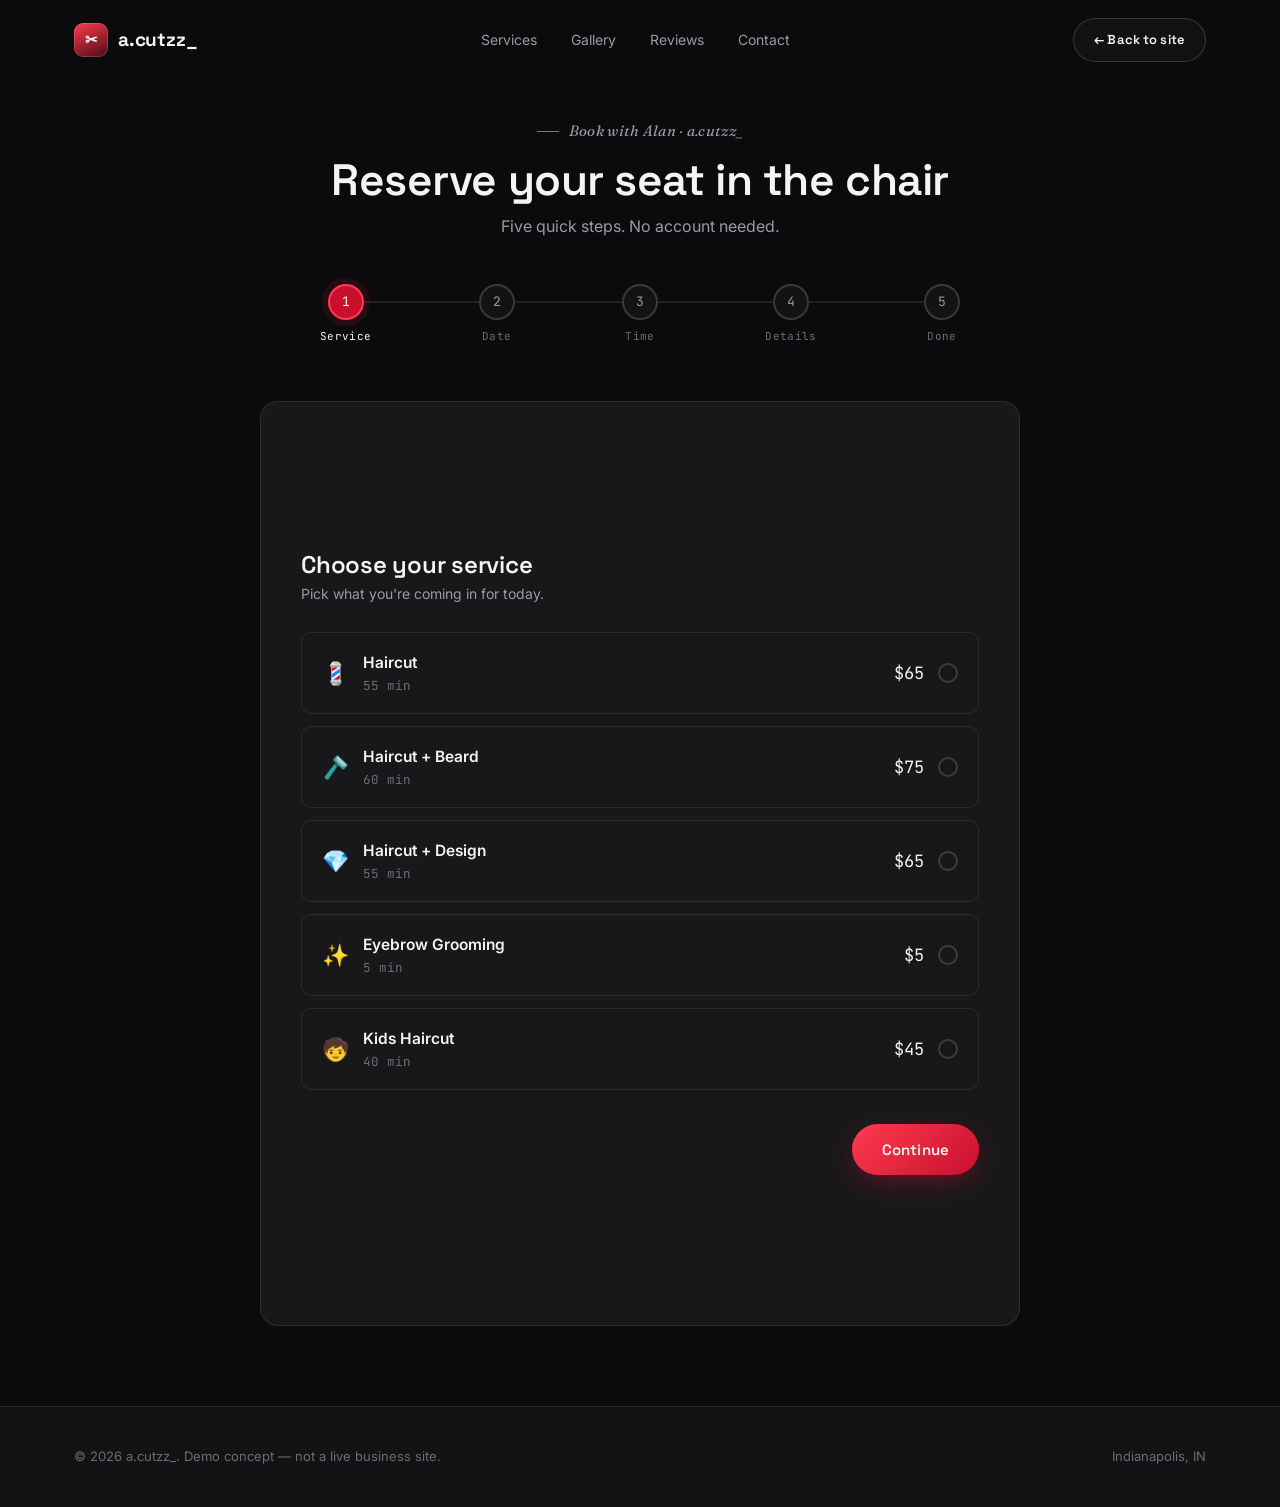
<file: booking.html>
<!DOCTYPE html>
<html lang="en">
<head>
<meta charset="UTF-8">
<meta name="viewport" content="width=device-width, initial-scale=1.0">
<title>Book an Appointment | a.cutzz_</title>
<meta name="description" content="Book your appointment with Alan at a.cutzz_ in Indianapolis, IN — choose your service, date, and time in under a minute.">
<link rel="icon" href="data:image/svg+xml,<svg xmlns=%22http://www.w3.org/2000/svg%22 viewBox=%220 0 100 100%22><rect width=%22100%22 height=%22100%22 rx=%2224%22 fill=%22%23c8102e%22/><text x=%2250%25%22 y=%2262%25%22 font-size=%2255%22 text-anchor=%22middle%22 fill=%22white%22 font-family=%22sans-serif%22>a</text></svg>">
<link rel="stylesheet" href="style.css">
<link rel="stylesheet" href="booking.css">
</head>
<body>

<div class="page-loader" id="pageLoader">
  <div class="loader-mark"><span class="brand-mark">✂</span> a.cutzz_</div>
</div>

<header class="navbar scrolled" id="navbar">
  <div class="container nav-inner">
    <a href="index.html" class="brand">
      <span class="brand-mark">✂</span> a.cutzz_
    </a>
    <nav class="nav-links">
      <a href="index.html#services">Services</a>
      <a href="index.html#gallery">Gallery</a>
      <a href="index.html#reviews">Reviews</a>
      <a href="index.html#contact">Contact</a>
    </nav>
    <div class="nav-cta">
      <a href="index.html" class="btn btn-ghost btn-sm">← Back to site</a>
      <button class="nav-toggle" id="navToggle" aria-label="Open menu" aria-expanded="false">
        <span></span><span></span><span></span>
      </button>
    </div>
  </div>
</header>

<div class="mobile-menu" id="mobileMenu">
  <a href="index.html#services">Services</a>
  <a href="index.html#gallery">Gallery</a>
  <a href="index.html#reviews">Reviews</a>
  <a href="index.html#contact">Contact</a>
  <a href="index.html" class="btn btn-primary">← Back to site</a>
</div>

<main class="booking-page">
  <div class="container">
    <div class="booking-head">
      <p class="eyebrow">Book with Alan · a.cutzz_</p>
      <h1>Reserve your seat in the chair</h1>
      <p>Five quick steps. No account needed.</p>
    </div>

    <div class="stepper" id="stepper" style="--progress:0%">
      <div class="step-dot active" data-step="1"><div class="circle">1</div><span class="label">Service</span></div>
      <div class="step-dot" data-step="2"><div class="circle">2</div><span class="label">Date</span></div>
      <div class="step-dot" data-step="3"><div class="circle">3</div><span class="label">Time</span></div>
      <div class="step-dot" data-step="4"><div class="circle">4</div><span class="label">Details</span></div>
      <div class="step-dot" data-step="5"><div class="circle">5</div><span class="label">Done</span></div>
    </div>

    <div class="booking-card">

      <!-- STEP 1 : SERVICE -->
      <section class="step-panel active" data-panel="1">
        <h2>Choose your service</h2>
        <p class="hint">Pick what you're coming in for today.</p>
        <div class="select-services" id="serviceList">
          <div class="select-card" data-service="haircut" data-price="65" data-duration="55 min" data-name="Haircut">
            <div class="select-card-left">
              <span class="select-card-icon">💈</span>
              <div><div class="select-card-title">Haircut</div><div class="select-card-sub">55 min</div></div>
            </div>
            <div style="display:flex;align-items:center;gap:14px">
              <span class="select-card-price">$65</span>
              <span class="select-radio"></span>
            </div>
          </div>
          <div class="select-card" data-service="haircut-beard" data-price="75" data-duration="60 min" data-name="Haircut + Beard">
            <div class="select-card-left">
              <span class="select-card-icon">🪒</span>
              <div><div class="select-card-title">Haircut + Beard</div><div class="select-card-sub">60 min</div></div>
            </div>
            <div style="display:flex;align-items:center;gap:14px">
              <span class="select-card-price">$75</span>
              <span class="select-radio"></span>
            </div>
          </div>
          <div class="select-card" data-service="haircut-design" data-price="65" data-duration="55 min" data-name="Haircut + Design">
            <div class="select-card-left">
              <span class="select-card-icon">💎</span>
              <div><div class="select-card-title">Haircut + Design</div><div class="select-card-sub">55 min</div></div>
            </div>
            <div style="display:flex;align-items:center;gap:14px">
              <span class="select-card-price">$65</span>
              <span class="select-radio"></span>
            </div>
          </div>
          <div class="select-card" data-service="eyebrows" data-price="5" data-duration="5 min" data-name="Eyebrow Grooming">
            <div class="select-card-left">
              <span class="select-card-icon">✨</span>
              <div><div class="select-card-title">Eyebrow Grooming</div><div class="select-card-sub">5 min</div></div>
            </div>
            <div style="display:flex;align-items:center;gap:14px">
              <span class="select-card-price">$5</span>
              <span class="select-radio"></span>
            </div>
          </div>
          <div class="select-card" data-service="kids" data-price="45" data-duration="40 min" data-name="Kids Haircut">
            <div class="select-card-left">
              <span class="select-card-icon">🧒</span>
              <div><div class="select-card-title">Kids Haircut</div><div class="select-card-sub">40 min</div></div>
            </div>
            <div style="display:flex;align-items:center;gap:14px">
              <span class="select-card-price">$45</span>
              <span class="select-radio"></span>
            </div>
          </div>
        </div>
        <div class="step-actions">
          <span></span>
          <button class="btn btn-primary" id="next1">Continue</button>
        </div>
      </section>

      <!-- STEP 2 : DATE -->
      <section class="step-panel" data-panel="2">
        <h2>Choose a date</h2>
        <p class="hint">Pick any available day — Alan's calendar updates in real time.</p>
        <div class="calendar">
          <div class="calendar-head">
            <button class="cal-nav" id="calPrev" aria-label="Previous month">←</button>
            <h3 id="calMonthLabel">Month Year</h3>
            <button class="cal-nav" id="calNext" aria-label="Next month">→</button>
          </div>
          <div class="cal-grid" id="calGrid"></div>
        </div>
        <div class="step-actions">
          <button class="btn btn-ghost" id="back2">Back</button>
          <button class="btn btn-primary" id="next2">Continue</button>
        </div>
      </section>

      <!-- STEP 3 : TIME -->
      <section class="step-panel" data-panel="3">
        <h2>Choose a time</h2>
        <p class="hint" id="timeHint">Available slots for your selected date.</p>
        <div class="time-grid" id="timeGrid"></div>
        <div class="step-actions">
          <button class="btn btn-ghost" id="back3">Back</button>
          <button class="btn btn-primary" id="next3">Continue</button>
        </div>
      </section>

      <!-- STEP 4 : CUSTOMER INFO -->
      <section class="step-panel" data-panel="4">
        <h2>Your details</h2>
        <p class="hint">So Alan knows who's coming in.</p>
        <div class="form-grid">
          <div class="form-field full">
            <label for="custName">Full name</label>
            <input type="text" id="custName" placeholder="Jordan Smith" autocomplete="name">
            <span class="field-error" id="errName"></span>
          </div>
          <div class="form-field">
            <label for="custPhone">Phone number</label>
            <input type="tel" id="custPhone" placeholder="(317) 555-0142" autocomplete="tel">
            <span class="field-error" id="errPhone"></span>
          </div>
          <div class="form-field">
            <label for="custEmail">Email</label>
            <input type="email" id="custEmail" placeholder="jordan@email.com" autocomplete="email">
            <span class="field-error" id="errEmail"></span>
          </div>
          <div class="form-field full">
            <label for="custInsta">Instagram <span class="opt">(optional)</span></label>
            <input type="text" id="custInsta" placeholder="@jordan.smith">
          </div>
        </div>

        <div class="summary" id="summaryBox"></div>

        <div class="step-actions">
          <button class="btn btn-ghost" id="back4">Back</button>
          <button class="btn btn-primary" id="next4">Confirm Booking</button>
        </div>
      </section>

      <!-- STEP 5 : CONFIRMATION -->
      <section class="step-panel" data-panel="5">
        <div class="confirm-wrap">
          <div class="confirm-check">
            <svg viewBox="0 0 52 52">
              <circle cx="26" cy="26" r="23"></circle>
              <path d="M15 27 L23 35 L38 18"></path>
            </svg>
          </div>
          <h2>You're booked, <span id="confirmName">friend</span>.</h2>
          <p>A confirmation has been sent. See you at the chair.</p>
          <div class="confirm-code" id="confirmCode">A.CUTZZ-000000</div>
          <div class="summary" id="finalSummaryBox"></div>
          <div class="confirm-actions" style="margin-top:26px">
            <a href="index.html" class="btn btn-ghost">Back to home</a>
            <button class="btn btn-primary" id="bookAnother">Book another</button>
          </div>
        </div>
      </section>

    </div>
  </div>
</main>

<footer style="padding:40px 0;">
  <div class="container footer-bottom" style="border-top:none;padding-top:0;">
    <span>© 2026 a.cutzz_. Demo concept — not a live business site.</span>
    <span>Indianapolis, IN</span>
  </div>
</footer>

<script src="main.js"></script>
<script src="booking.js"></script>
</body>
</html>
</file>
<file: style.css>
/* ==========================================================================
   a.cutzz_ — premium barber demo
   ========================================================================== */

@import url('https://fonts.googleapis.com/css2?family=Space+Grotesk:wght@400;500;600;700&family=Fraunces:ital,wght@1,400;1,500&family=Inter:wght@400;500;600&family=JetBrains+Mono:wght@400;500&display=swap');

:root{
  --black: #0b0b0d;
  --black-soft: #131315;
  --card: #18181b;
  --card-hover: #1e1e22;
  --line: rgba(255,255,255,.09);
  --line-strong: rgba(255,255,255,.16);
  --white: #f6f4f1;
  --muted: #9a9aa0;
  --muted-dim: #6c6c72;
  --red: #c8102e;
  --red-bright: #ff3b4e;
  --red-dim: #4a0d17;

  --font-display: 'Space Grotesk', sans-serif;
  --font-accent: 'Fraunces', serif;
  --font-body: 'Inter', sans-serif;
  --font-mono: 'JetBrains Mono', monospace;

  --container: 1180px;
  --radius: 18px;
  --radius-sm: 10px;
  --ease: cubic-bezier(.22,.9,.32,1);
}

@media (prefers-reduced-motion: reduce){
  *, *::before, *::after{
    animation-duration: .001ms !important;
    animation-iteration-count: 1 !important;
    transition-duration: .001ms !important;
    scroll-behavior: auto !important;
  }
}

*{ box-sizing: border-box; margin:0; padding:0; }
html{ scroll-behavior: smooth; }
html, body{ background: var(--black); }

body{
  font-family: var(--font-body);
  color: var(--white);
  line-height: 1.5;
  -webkit-font-smoothing: antialiased;
  overflow-x: hidden;
}

img{ max-width:100%; display:block; }
a{ color:inherit; text-decoration:none; }
button{ font-family: inherit; cursor:pointer; border:none; background:none; color:inherit; }
ul{ list-style:none; }

::selection{ background: var(--red); color: var(--white); }

:focus-visible{
  outline: 2px solid var(--red-bright);
  outline-offset: 3px;
  border-radius: 4px;
}

.container{
  max-width: var(--container);
  margin: 0 auto;
  padding: 0 24px;
}

.eyebrow{
  font-family: var(--font-accent);
  font-style: italic;
  font-size: 15px;
  color: var(--red-bright);
  letter-spacing: .02em;
  display: flex;
  align-items: center;
  gap: 10px;
  margin-bottom: 14px;
}
.eyebrow::before{
  content: '';
  width: 22px;
  height: 1.5px;
  background: var(--red-bright);
  display: inline-block;
}

h1,h2,h3,h4{
  font-family: var(--font-display);
  font-weight: 600;
  letter-spacing: -0.01em;
  line-height: 1.08;
}

.section-title{
  font-size: clamp(32px, 5vw, 52px);
  margin-bottom: 16px;
}
.section-sub{
  color: var(--muted);
  max-width: 520px;
  font-size: 16px;
  margin-bottom: 48px;
}
.section-head{
  display:flex;
  justify-content: space-between;
  align-items: flex-end;
  gap: 24px;
  flex-wrap: wrap;
}

section{ position: relative; padding: 110px 0; }

/* ---- The Seam: signature diagonal motif ---- */
.seam{
  position: relative;
  height: 2px;
  width: 100%;
  overflow: hidden;
  background: var(--line);
}
.seam::after{
  content:'';
  position:absolute;
  top:0; left:-20%;
  width: 40%;
  height: 100%;
  background: linear-gradient(90deg, transparent, var(--red-bright), transparent);
  animation: seam-sweep 5s var(--ease) infinite;
}
@keyframes seam-sweep{
  0%{ left:-40%; }
  60%{ left: 100%; }
  100%{ left: 100%; }
}

.seam-divider{
  position: relative;
  height: 64px;
  margin: 0 auto;
  max-width: var(--container);
}
.seam-divider svg{ width:100%; height:100%; display:block; }
.seam-divider path{
  stroke: var(--red);
  stroke-width: 1.5;
  fill: none;
  opacity: .55;
}

/* ---- buttons ---- */
.btn{
  position: relative;
  display: inline-flex;
  align-items: center;
  justify-content:center;
  gap: 10px;
  padding: 16px 30px;
  font-family: var(--font-display);
  font-size: 15px;
  font-weight: 600;
  letter-spacing: .01em;
  border-radius: 100px;
  overflow: hidden;
  transition: transform .35s var(--ease), box-shadow .35s var(--ease);
  isolation: isolate;
}
.btn:active{ transform: scale(.97); }

.btn-primary{
  background: linear-gradient(135deg, var(--red-bright), var(--red));
  color: var(--white);
  box-shadow: 0 8px 30px -8px rgba(200,16,46,.65);
}
.btn-primary:hover{
  transform: translateY(-2px);
  box-shadow: 0 14px 34px -8px rgba(255,59,78,.75);
}

.btn-ghost{
  border: 1.5px solid var(--line-strong);
  color: var(--white);
  background: rgba(255,255,255,.03);
  backdrop-filter: blur(6px);
}
.btn-ghost:hover{
  border-color: var(--red-bright);
  background: rgba(200,16,46,.08);
  transform: translateY(-2px);
}

.btn-sm{ padding: 11px 20px; font-size: 13px; }
.btn-block{ width: 100%; }

/* ripple */
.btn .ripple{
  position: absolute;
  border-radius: 50%;
  background: rgba(255,255,255,.35);
  transform: scale(0);
  animation: ripple .6s ease-out;
  pointer-events: none;
}
@keyframes ripple{ to{ transform: scale(3); opacity:0; } }

/* ---- navbar ---- */
.navbar{
  position: fixed;
  top: 0; left: 0; right: 0;
  z-index: 100;
  padding: 18px 0;
  transition: padding .4s var(--ease), background .4s var(--ease), border-color .4s var(--ease);
}
.navbar.scrolled{
  padding: 12px 0;
  background: rgba(11,11,13,.72);
  backdrop-filter: blur(16px) saturate(140%);
  border-bottom: 1px solid var(--line);
}
.nav-inner{
  display:flex;
  align-items:center;
  justify-content: space-between;
  gap: 24px;
}
.brand{
  font-family: var(--font-display);
  font-weight: 700;
  font-size: 19px;
  letter-spacing: -0.01em;
  display:flex; align-items:center; gap:10px;
}
.brand-mark{
  width: 34px; height:34px;
  border-radius: 9px;
  background: linear-gradient(155deg, var(--red-bright), var(--red-dim));
  display:flex; align-items:center; justify-content:center;
  font-size: 15px;
  box-shadow: inset 0 0 0 1px rgba(255,255,255,.15);
}
.nav-links{
  display:flex;
  align-items:center;
  gap: 34px;
}
.nav-links a{
  font-size: 14px;
  color: var(--muted);
  position: relative;
  padding: 4px 0;
  transition: color .25s;
}
.nav-links a::after{
  content:'';
  position:absolute; left:0; bottom:-2px;
  width:0; height:1.5px;
  background: var(--red-bright);
  transition: width .3s var(--ease);
}
.nav-links a:hover{ color: var(--white); }
.nav-links a:hover::after{ width:100%; }
.nav-cta{ display:flex; align-items:center; gap:14px; }

.nav-toggle{
  display:none;
  width: 40px; height: 40px;
  border-radius: 10px;
  border: 1px solid var(--line-strong);
  align-items:center; justify-content:center;
  flex-direction: column; gap:4px;
}
.nav-toggle span{ width:18px; height:1.5px; background:var(--white); transition: all .3s; }
.nav-toggle.open span:nth-child(1){ transform: translateY(5.5px) rotate(45deg); }
.nav-toggle.open span:nth-child(2){ opacity:0; }
.nav-toggle.open span:nth-child(3){ transform: translateY(-5.5px) rotate(-45deg); }

.mobile-menu{
  position: fixed;
  inset: 0;
  top: 68px;
  background: rgba(11,11,13,.98);
  backdrop-filter: blur(20px);
  z-index: 90;
  padding: 30px 24px;
  display: flex;
  flex-direction: column;
  gap: 6px;
  transform: translateY(-12px);
  opacity: 0;
  pointer-events: none;
  transition: opacity .35s var(--ease), transform .35s var(--ease);
}
.mobile-menu.open{ opacity:1; transform: translateY(0); pointer-events:auto; }
.mobile-menu a{
  font-family: var(--font-display);
  font-size: 24px;
  padding: 16px 4px;
  border-bottom: 1px solid var(--line);
  color: var(--white);
}
.mobile-menu .btn{ margin-top: 20px; }

/* ---- hero ---- */
.hero{
  min-height: 100svh;
  position: relative;
  display:flex;
  align-items:center;
  overflow:hidden;
  padding-top: 90px;
}
.hero-bg{
  position:absolute; inset:0;
  z-index:0;
}
.hero-bg img{
  width:100%; height:100%; object-fit: cover;
  filter: brightness(.32) saturate(1.05) blur(1.5px);
  transform: scale(1.08);
}
.hero-bg::after{
  content:'';
  position:absolute; inset:0;
  background:
    radial-gradient(ellipse at 50% 20%, rgba(200,16,46,.16), transparent 60%),
    linear-gradient(180deg, rgba(11,11,13,.55) 0%, rgba(11,11,13,.75) 55%, var(--black) 100%);
}
#particles{
  position:absolute; inset:0; z-index:1;
  pointer-events:none;
}

.hero-inner{
  position: relative;
  z-index: 2;
  width:100%;
  text-align:center;
  padding: 40px 24px;
}
.hero-logo{
  display:inline-flex; align-items:center; gap:12px;
  margin-bottom: 26px;
  padding: 8px 18px 8px 8px;
  border: 1px solid var(--line-strong);
  border-radius: 100px;
  background: rgba(255,255,255,.04);
  backdrop-filter: blur(10px);
  animation: rise .9s var(--ease) both;
}
.hero-logo .brand-mark{ width:30px; height:30px; font-size:13px; }
.hero-logo span{ font-family: var(--font-mono); font-size:12.5px; color: var(--muted); letter-spacing: .04em; }

.hero h1{
  font-size: clamp(46px, 9vw, 104px);
  animation: rise .9s .08s var(--ease) both;
}
.hero h1 em{
  font-style: normal;
  background: linear-gradient(120deg, var(--red-bright), var(--red));
  -webkit-background-clip: text;
  background-clip: text;
  color: transparent;
}
.hero-role{
  font-family: var(--font-accent);
  font-style: italic;
  font-size: clamp(18px, 2.6vw, 24px);
  color: var(--muted);
  margin-top: 14px;
  animation: rise .9s .16s var(--ease) both;
}
.hero-meta{
  display:flex; align-items:center; justify-content:center;
  gap: 14px; flex-wrap:wrap;
  margin: 26px 0 10px;
  font-size: 14px;
  color: var(--muted);
  animation: rise .9s .22s var(--ease) both;
}
.hero-meta .pill{
  display:flex; align-items:center; gap:7px;
  padding: 8px 16px;
  border-radius: 100px;
  border: 1px solid var(--line);
  background: rgba(255,255,255,.03);
}
.hero-meta .stars{ color: var(--red-bright); letter-spacing:1px; }
.hero-tagline{
  max-width: 560px;
  margin: 22px auto 40px;
  color: var(--muted);
  font-size: 17px;
  animation: rise .9s .28s var(--ease) both;
}
.hero-ctas{
  display:flex; gap:16px; justify-content:center; flex-wrap:wrap;
  animation: rise .9s .34s var(--ease) both;
}
.scroll-cue{
  position:absolute; bottom: 34px; left:50%; transform: translateX(-50%);
  z-index:2;
  display:flex; flex-direction:column; align-items:center; gap:8px;
  color: var(--muted-dim);
  font-family: var(--font-mono); font-size: 11px; letter-spacing:.12em;
  animation: rise 1s .5s var(--ease) both;
}
.scroll-cue .line{
  width:1px; height:32px;
  background: linear-gradient(var(--red-bright), transparent);
  animation: scroll-cue-move 1.8s ease-in-out infinite;
}
@keyframes scroll-cue-move{
  0%{ transform: scaleY(.4); transform-origin: top; }
  50%{ transform: scaleY(1); transform-origin: top; }
  100%{ transform: scaleY(.4); transform-origin: top; }
}

@keyframes rise{
  from{ opacity:0; transform: translateY(22px); }
  to{ opacity:1; transform: translateY(0); }
}

/* ---- reveal on scroll ---- */
.reveal{
  opacity:0;
  transform: translateY(28px);
  transition: opacity .8s var(--ease), transform .8s var(--ease);
}
.reveal.in-view{ opacity:1; transform: translateY(0); }
.reveal-stagger > *{ transition-delay: calc(var(--i, 0) * 70ms); }

/* ---- services ---- */
.services-grid{
  display:grid;
  grid-template-columns: repeat(auto-fit, minmax(260px, 1fr));
  gap: 22px;
  margin-top: 20px;
}
.service-card{
  background: var(--card);
  border: 1px solid var(--line);
  border-radius: var(--radius);
  padding: 30px 26px;
  position: relative;
  overflow: hidden;
  transition: transform .45s var(--ease), border-color .45s var(--ease), background .45s var(--ease);
}
.service-card::before{
  content:'';
  position:absolute; top:0; left:-100%;
  width:100%; height:2px;
  background: linear-gradient(90deg, transparent, var(--red-bright), transparent);
  transition: left .6s var(--ease);
}
.service-card:hover{
  transform: translateY(-8px);
  border-color: var(--line-strong);
  background: var(--card-hover);
}
.service-card:hover::before{ left: 100%; }
.service-icon{ font-size: 26px; margin-bottom: 18px; }
.service-card h3{ font-size: 21px; margin-bottom: 8px; }
.service-card p{ color: var(--muted); font-size: 14.5px; margin-bottom: 22px; min-height: 42px; }
.service-meta{
  display:flex; align-items:baseline; gap: 12px;
  margin-bottom: 22px;
  font-family: var(--font-mono);
}
.service-price{ font-size: 26px; color: var(--white); font-weight:500; }
.service-duration{ font-size: 13px; color: var(--muted-dim); }
.service-duration::before{ content:'·'; margin-right:12px; color: var(--line-strong); }
.service-card .btn{ width:100%; }
.service-badge{
  position:absolute; top:22px; right:22px;
  font-family: var(--font-mono);
  font-size: 10.5px;
  letter-spacing:.08em;
  color: var(--red-bright);
  border:1px solid var(--red-dim);
  background: rgba(200,16,46,.12);
  padding: 4px 9px;
  border-radius: 100px;
}

/* ---- gallery ---- */
.filter-row{
  display:flex; gap:10px; flex-wrap:wrap;
  margin-bottom: 34px;
}
.filter-btn{
  padding: 9px 18px;
  border-radius: 100px;
  border: 1px solid var(--line);
  font-size: 13.5px;
  color: var(--muted);
  transition: all .3s var(--ease);
}
.filter-btn:hover{ border-color: var(--line-strong); color: var(--white); }
.filter-btn.active{
  background: var(--red);
  border-color: var(--red);
  color: var(--white);
}

.masonry{
  columns: 4 240px;
  column-gap: 18px;
}
.masonry-item{
  break-inside: avoid;
  margin-bottom: 18px;
  border-radius: var(--radius-sm);
  overflow:hidden;
  position: relative;
  cursor: zoom-in;
  border: 1px solid var(--line);
}
.masonry-item .tile{
  width:100%;
  aspect-ratio: var(--ar, 1);
  display:flex; align-items:flex-end;
  padding: 16px;
  position: relative;
  overflow:hidden;
  transition: transform .6s var(--ease);
}
.masonry-item img{
  width:100%; height:100%; object-fit:cover;
  position:absolute; inset:0;
  transition: transform .7s var(--ease);
}
.masonry-item:hover img{ transform: scale(1.08); }
.masonry-item:hover .tile{ transform: scale(1.01); }
.tile-label{
  position:relative; z-index:2;
  font-family: var(--font-mono);
  font-size: 12px;
  color: var(--white);
  background: rgba(0,0,0,.45);
  backdrop-filter: blur(4px);
  padding: 6px 12px;
  border-radius: 100px;
  border: 1px solid rgba(255,255,255,.15);
}
.tile-overlay{
  position:absolute; inset:0;
  background: linear-gradient(0deg, rgba(0,0,0,.65), transparent 55%);
  z-index:1;
}

/* before/after slider */
.ba-wrap{
  margin-top: 46px;
  background: var(--card);
  border:1px solid var(--line);
  border-radius: var(--radius);
  padding: 30px;
}
.ba-slider{
  position: relative;
  width:100%;
  aspect-ratio: 16/9;
  border-radius: var(--radius-sm);
  overflow:hidden;
  user-select:none;
  border: 1px solid var(--line);
}
.ba-before, .ba-after{
  position:absolute; inset:0;
  display:flex; align-items:center; justify-content:center;
  font-family: var(--font-display);
  font-size: 15px;
  letter-spacing: .08em;
}
.ba-before{
  background: linear-gradient(135deg, #232326, #131315);
  color: var(--muted-dim);
}
.ba-after{
  background: linear-gradient(135deg, #2a1116, #131315);
  color: var(--red-bright);
  clip-path: inset(0 0 0 50%);
}
.ba-handle{
  position:absolute; top:0; bottom:0; left:50%;
  width:2px;
  background: var(--white);
  transform: translateX(-50%);
  cursor: ew-resize;
}
.ba-handle::before{
  content:'';
  position:absolute; top:50%; left:50%;
  transform: translate(-50%,-50%);
  width: 44px; height:44px;
  border-radius:50%;
  background: var(--white);
  box-shadow: 0 6px 20px rgba(0,0,0,.4);
}
.ba-handle::after{
  content:'⟷';
  position:absolute; top:50%; left:50%;
  transform: translate(-50%,-50%);
  color: var(--black);
  font-weight:700;
  z-index: 2;
}
.ba-tag{
  position:absolute; top:16px;
  font-family: var(--font-mono); font-size:11px;
  padding: 5px 12px; border-radius:100px;
  background: rgba(0,0,0,.5); border:1px solid rgba(255,255,255,.15);
}
.ba-tag.before-tag{ left:16px; }
.ba-tag.after-tag{ right:16px; color: var(--red-bright); }

/* lightbox */
.lightbox{
  position: fixed; inset:0; z-index: 200;
  background: rgba(4,4,5,.94);
  backdrop-filter: blur(14px);
  display:flex; align-items:center; justify-content:center;
  opacity:0; pointer-events:none;
  transition: opacity .35s var(--ease);
}
.lightbox.open{ opacity:1; pointer-events:auto; }
.lightbox-inner{
  max-width: 90vw; max-height: 82vh;
  transform: scale(.9);
  transition: transform .4s var(--ease);
  border-radius: var(--radius-sm);
  overflow:hidden;
  border: 1px solid var(--line-strong);
}
.lightbox.open .lightbox-inner{ transform: scale(1); }
.lightbox-inner img{ max-height: 82vh; }
.lightbox-close{
  position:absolute; top:24px; right:24px;
  width:44px; height:44px; border-radius:50%;
  border: 1px solid var(--line-strong);
  display:flex; align-items:center; justify-content:center;
  font-size:20px;
  background: rgba(255,255,255,.05);
}
.lightbox-close:hover{ background: var(--red); border-color: var(--red); }

/* ---- reviews ---- */
.reviews-top{
  display:flex; gap: 48px; align-items:center; flex-wrap:wrap;
  margin-bottom: 46px;
}
.rating-big{
  font-family: var(--font-display);
  font-size: 76px;
  font-weight: 700;
  line-height: .9;
}
.rating-stars{ color: var(--red-bright); font-size: 20px; letter-spacing: 3px; margin: 10px 0 6px; }
.rating-count{ color: var(--muted); font-size: 14px; }

.reviews-track-wrap{
  overflow: hidden;
  mask-image: linear-gradient(90deg, transparent, black 4%, black 96%, transparent);
}
.reviews-track{
  display:flex;
  gap: 20px;
  width: max-content;
  animation: marquee 42s linear infinite;
}
.reviews-track-wrap:hover .reviews-track{ animation-play-state: paused; }
@keyframes marquee{
  from{ transform: translateX(0); }
  to{ transform: translateX(-50%); }
}
.review-card{
  width: 320px;
  flex: none;
  background: var(--card);
  border: 1px solid var(--line);
  border-radius: var(--radius);
  padding: 26px;
}
.review-head{
  display:flex; align-items:center; gap: 12px; margin-bottom: 14px;
}
.review-avatar{
  width: 42px; height:42px; border-radius:50%;
  display:flex; align-items:center; justify-content:center;
  background: linear-gradient(150deg, var(--red-bright), var(--red-dim));
  font-family: var(--font-display); font-weight:600; font-size:15px;
}
.review-name{ font-size: 14.5px; font-weight:600; }
.review-sub{ font-size: 12px; color: var(--muted-dim); }
.review-stars{ color: var(--red-bright); font-size: 13px; margin-bottom: 10px; letter-spacing:2px; }
.review-text{ font-size: 14.5px; color: #d8d6d3; line-height:1.6; }
.review-tag{
  display:inline-block; margin-top:14px;
  font-family: var(--font-mono); font-size: 11px;
  color: var(--muted-dim);
  border-top: 1px solid var(--line);
  padding-top: 12px;
  width: 100%;
}

/* ---- about ---- */
.about-grid{
  display:grid;
  grid-template-columns: 1.1fr 1fr;
  gap: 60px;
  align-items:center;
}
.about-photo{
  border-radius: var(--radius);
  overflow:hidden;
  border: 1px solid var(--line-strong);
  position: relative;
  aspect-ratio: 4/5;
}
.about-photo img{ width:100%; height:100%; object-fit:cover; }
.about-photo::after{
  content:'';
  position:absolute; inset:0;
  background: linear-gradient(0deg, rgba(11,11,13,.7), transparent 40%);
}
.about-copy p{ color: var(--muted); font-size: 16px; margin-bottom: 22px; }
.about-stats{
  display:grid; grid-template-columns: repeat(3,1fr);
  gap: 20px; margin: 32px 0;
}
.stat b{
  display:block; font-family: var(--font-display); font-size: 32px; color: var(--red-bright);
}
.stat span{ font-size: 12.5px; color: var(--muted-dim); }

/* ---- contact ---- */
.contact-grid{
  display:grid;
  grid-template-columns: 1fr 1fr;
  gap: 40px;
}
.contact-card{
  background: var(--card);
  border:1px solid var(--line);
  border-radius: var(--radius);
  padding: 34px;
}
.contact-row{
  display:flex; gap:16px; align-items:flex-start;
  padding: 16px 0;
  border-bottom: 1px solid var(--line);
}
.contact-row:last-child{ border-bottom:none; }
.contact-icon{
  width:38px; height:38px; border-radius:10px;
  background: rgba(200,16,46,.14);
  color: var(--red-bright);
  display:flex; align-items:center; justify-content:center;
  flex:none;
}
.contact-label{ font-size: 12px; color: var(--muted-dim); margin-bottom:3px; }
.contact-value{ font-size: 15px; }
.map-frame{
  border-radius: var(--radius);
  overflow:hidden;
  border: 1px solid var(--line);
  filter: grayscale(.4) invert(.92) contrast(.9);
  height: 100%;
  min-height: 340px;
}
.map-frame iframe{ width:100%; height:100%; border:0; display:block; }

/* ---- AI features teaser ---- */
.ai-grid{
  display:grid;
  grid-template-columns: repeat(auto-fit, minmax(230px,1fr));
  gap: 18px;
}
.ai-card{
  border: 1px dashed var(--line-strong);
  border-radius: var(--radius);
  padding: 24px;
  position: relative;
  transition: border-color .35s, background .35s;
}
.ai-card:hover{ border-color: var(--red-dim); background: rgba(200,16,46,.05); }
.ai-card .soon{
  position:absolute; top:18px; right:18px;
  font-family: var(--font-mono); font-size: 9.5px; letter-spacing:.1em;
  color: var(--muted-dim);
  border: 1px solid var(--line);
  padding: 3px 8px; border-radius: 100px;
}
.ai-card h4{ font-size: 16px; margin: 14px 0 8px; }
.ai-card p{ font-size: 13px; color: var(--muted); }
.ai-icon{ font-size:22px; }

/* ---- footer ---- */
footer{
  padding: 70px 0 30px;
  border-top: 1px solid var(--line);
  background: var(--black-soft);
}
.footer-top{
  display:grid;
  grid-template-columns: 1.4fr 1fr 1fr 1.2fr;
  gap: 40px;
  margin-bottom: 50px;
}
.footer-brand p{ color: var(--muted); font-size: 14px; margin-top:14px; max-width: 260px; }
.footer-col h5{
  font-family: var(--font-mono); font-size: 12px; letter-spacing:.08em;
  color: var(--muted-dim); margin-bottom: 18px; text-transform: uppercase;
}
.footer-col a{
  display:block; color: var(--muted); font-size: 14.5px;
  padding: 7px 0; transition: color .25s, transform .25s;
}
.footer-col a:hover{ color: var(--white); transform: translateX(4px); }
.footer-bottom{
  display:flex; justify-content:space-between; align-items:center;
  padding-top: 26px; border-top: 1px solid var(--line);
  color: var(--muted-dim); font-size: 13px; flex-wrap:wrap; gap:12px;
}
.socials{ display:flex; gap:12px; }
.socials a{
  width:36px; height:36px; border-radius:50%;
  border:1px solid var(--line-strong);
  display:flex; align-items:center; justify-content:center;
  transition: all .3s;
}
.socials a:hover{ background: var(--red); border-color:var(--red); }

/* ---- page loader ---- */
.page-loader{
  position: fixed; inset:0; z-index: 999;
  background: var(--black);
  display:flex; align-items:center; justify-content:center;
  transition: opacity .6s var(--ease), visibility .6s;
}
.page-loader.hidden{ opacity:0; visibility:hidden; }
.loader-mark{
  font-family: var(--font-display); font-weight:700; font-size: 22px;
  display:flex; align-items:center; gap:10px;
}
.loader-mark .brand-mark{ animation: pulse-mark 1.1s ease-in-out infinite; }
@keyframes pulse-mark{ 0%,100%{ opacity:1; } 50%{ opacity:.4; } }

/* responsive */
@media (max-width: 900px){
  .nav-links{ display:none; }
  .nav-toggle{ display:flex; }
  .about-grid, .contact-grid{ grid-template-columns: 1fr; }
  .footer-top{ grid-template-columns: 1fr 1fr; }
  .masonry{ columns: 2 180px; }
}
@media (max-width: 560px){
  section{ padding: 76px 0; }
  .footer-top{ grid-template-columns: 1fr; }
  .rating-big{ font-size: 60px; }
  .review-card{ width: 270px; }
}
</file>
<file: booking.css>
/* ==========================================================================
   a.cutzz_ — booking flow styles
   ========================================================================== */

.booking-page{
  min-height: 100svh;
  padding-top: 110px;
  padding-bottom: 80px;
}

.booking-head{
  text-align:center;
  margin-bottom: 46px;
}
.booking-head .eyebrow{ justify-content:center; }
.booking-head h1{
  font-size: clamp(30px, 4.5vw, 44px);
}
.booking-head p{ color: var(--muted); margin-top: 10px; }

/* ---- step indicator (the seam, made functional) ---- */
.stepper{
  max-width: 640px;
  margin: 0 auto 56px;
  display:flex;
  align-items:center;
  justify-content: space-between;
  position: relative;
}
.stepper::before{
  content:'';
  position:absolute;
  top: 17px; left: 24px; right: 24px;
  height: 2px;
  background: var(--line);
  z-index:0;
}
.stepper::after{
  content:'';
  position:absolute;
  top: 17px; left: 24px;
  height: 2px;
  width: var(--progress, 0%);
  background: linear-gradient(90deg, var(--red), var(--red-bright));
  z-index:1;
  transition: width .5s var(--ease);
}
.step-dot{
  position: relative; z-index:2;
  display:flex; flex-direction:column; align-items:center; gap:8px;
}
.step-dot .circle{
  width: 36px; height:36px; border-radius:50%;
  background: var(--black-soft);
  border: 2px solid var(--line-strong);
  display:flex; align-items:center; justify-content:center;
  font-family: var(--font-mono); font-size: 13px; color: var(--muted);
  transition: all .4s var(--ease);
}
.step-dot span.label{
  font-size: 11px; color: var(--muted-dim);
  font-family: var(--font-mono);
  letter-spacing: .03em;
  white-space: nowrap;
}
.step-dot.active .circle{
  border-color: var(--red-bright);
  background: var(--red);
  color: var(--white);
  box-shadow: 0 0 0 6px rgba(200,16,46,.15);
}
.step-dot.done .circle{
  border-color: var(--red);
  background: var(--red-dim);
  color: var(--red-bright);
}
.step-dot.active span.label{ color: var(--white); }

/* ---- panels ---- */
.booking-card{
  max-width: 760px;
  margin: 0 auto;
  background: var(--card);
  border: 1px solid var(--line);
  border-radius: var(--radius);
  padding: 40px;
  position: relative;
  overflow:hidden;
}
.step-panel{ display:none; animation: panel-in .5s var(--ease) both; }
.step-panel.active{ display:block; }
@keyframes panel-in{
  from{ opacity:0; transform: translateX(16px); }
  to{ opacity:1; transform: translateX(0); }
}
.step-panel h2{ font-size: 24px; margin-bottom: 6px; }
.step-panel > p.hint{ color: var(--muted); font-size: 14px; margin-bottom: 28px; }

/* service select cards */
.select-services{
  display:grid; gap: 12px;
}
.select-card{
  display:flex; align-items:center; justify-content:space-between; gap: 16px;
  padding: 18px 20px;
  border: 1.5px solid var(--line);
  border-radius: var(--radius-sm);
  transition: all .3s var(--ease);
}
.select-card:hover{ border-color: var(--line-strong); }
.select-card.selected{
  border-color: var(--red-bright);
  background: rgba(200,16,46,.08);
}
.select-card-left{ display:flex; align-items:center; gap:14px; }
.select-card-icon{ font-size: 22px; }
.select-card-title{ font-weight:600; font-size:15.5px; }
.select-card-sub{ font-size: 12.5px; color: var(--muted-dim); font-family: var(--font-mono); margin-top:2px; }
.select-card-price{ font-family: var(--font-mono); font-size: 17px; }
.select-radio{
  width:20px; height:20px; border-radius:50%;
  border: 2px solid var(--line-strong);
  display:flex; align-items:center; justify-content:center;
  flex: none;
}
.select-radio::after{
  content:'';
  width:10px; height:10px; border-radius:50%;
  background: var(--red-bright);
  transform: scale(0);
  transition: transform .25s var(--ease);
}
.select-card.selected .select-radio{ border-color: var(--red-bright); }
.select-card.selected .select-radio::after{ transform: scale(1); }

/* calendar */
.calendar{
  border: 1px solid var(--line);
  border-radius: var(--radius-sm);
  padding: 22px;
}
.calendar-head{
  display:flex; align-items:center; justify-content:space-between;
  margin-bottom: 18px;
}
.calendar-head h3{ font-size: 16px; font-weight:600; }
.cal-nav{
  width:34px; height:34px; border-radius:9px;
  border: 1px solid var(--line-strong);
  display:flex; align-items:center; justify-content:center;
}
.cal-nav:hover{ background: rgba(255,255,255,.06); }
.cal-nav:disabled{ opacity:.3; pointer-events:none; }
.cal-grid{
  display:grid; grid-template-columns: repeat(7,1fr);
  gap: 6px;
  text-align:center;
}
.cal-dow{ font-family: var(--font-mono); font-size: 11px; color: var(--muted-dim); padding-bottom:8px; }
.cal-day{
  aspect-ratio: 1;
  display:flex; align-items:center; justify-content:center;
  border-radius: 9px;
  font-size: 14px;
  color: var(--white);
  transition: all .25s var(--ease);
}
.cal-day.empty{ visibility:hidden; }
.cal-day.disabled{ color: var(--muted-dim); opacity:.3; pointer-events:none; }
.cal-day:not(.disabled):not(.empty):hover{ background: rgba(255,255,255,.08); }
.cal-day.selected{
  background: var(--red);
  color: var(--white);
  font-weight:600;
}
.cal-day.today::after{
  content:'';
  width:4px; height:4px; border-radius:50%;
  background: var(--red-bright);
  position:relative; top:9px;
}

/* time slots */
.time-grid{
  display:grid; grid-template-columns: repeat(auto-fill, minmax(96px,1fr));
  gap: 10px;
}
.time-slot{
  padding: 13px 10px;
  border: 1.5px solid var(--line);
  border-radius: var(--radius-sm);
  font-family: var(--font-mono);
  font-size: 13.5px;
  text-align:center;
  transition: all .25s var(--ease);
}
.time-slot:hover{ border-color: var(--line-strong); }
.time-slot.selected{
  background: var(--red);
  border-color: var(--red);
  color: var(--white);
}
.time-empty{ color: var(--muted); font-size: 14px; padding: 20px 0; text-align:center; }

/* form */
.form-grid{
  display:grid; grid-template-columns: 1fr 1fr; gap: 18px;
}
.form-field{ display:flex; flex-direction:column; gap:8px; }
.form-field.full{ grid-column: 1 / -1; }
.form-field label{ font-size: 13px; color: var(--muted); }
.form-field label .opt{ color: var(--muted-dim); font-size: 11.5px; }
.form-field input{
  background: var(--black-soft);
  border: 1.5px solid var(--line);
  border-radius: var(--radius-sm);
  padding: 13px 16px;
  color: var(--white);
  font-size: 14.5px;
  font-family: var(--font-body);
  transition: border-color .25s;
}
.form-field input:focus{ border-color: var(--red-bright); }
.form-field input.error{ border-color: #ff6b6b; }
.field-error{ font-size: 12px; color: #ff6b6b; min-height: 14px; }

/* summary card */
.summary{
  margin-top: 26px;
  border: 1px dashed var(--line-strong);
  border-radius: var(--radius-sm);
  padding: 18px 20px;
  font-size: 14px;
  color: var(--muted);
}
.summary b{ color: var(--white); }
.summary-row{ display:flex; justify-content:space-between; padding: 6px 0; }

/* nav buttons */
.step-actions{
  display:flex; justify-content:space-between; align-items:center;
  margin-top: 34px;
}

/* confirmation */
.confirm-wrap{ text-align:center; padding: 20px 0; }
.confirm-check{
  width: 96px; height:96px; margin: 0 auto 26px;
  border-radius:50%;
  background: rgba(200,16,46,.1);
  display:flex; align-items:center; justify-content:center;
  position: relative;
}
.confirm-check svg{ width:48px; height:48px; }
.confirm-check circle{
  stroke: var(--red-bright);
  stroke-width: 3;
  fill:none;
  stroke-dasharray: 100;
  stroke-dashoffset: 100;
  animation: draw-circle 0.6s var(--ease) forwards;
}
.confirm-check path{
  stroke: var(--red-bright);
  stroke-width: 4;
  fill:none;
  stroke-linecap: round;
  stroke-linejoin: round;
  stroke-dasharray: 40;
  stroke-dashoffset: 40;
  animation: draw-check .4s var(--ease) .55s forwards;
}
@keyframes draw-circle{ to{ stroke-dashoffset: 0; } }
@keyframes draw-check{ to{ stroke-dashoffset: 0; } }
.confirm-wrap h2{ font-size: 28px; margin-bottom: 10px; }
.confirm-wrap > p{ color: var(--muted); margin-bottom: 30px; }
.confirm-code{
  display:inline-block;
  font-family: var(--font-mono);
  letter-spacing: .1em;
  background: var(--black-soft);
  border: 1px solid var(--line-strong);
  padding: 10px 20px;
  border-radius: 100px;
  margin-bottom: 30px;
}
.confirm-actions{ display:flex; gap: 14px; justify-content:center; flex-wrap:wrap; }

@media (max-width: 640px){
  .booking-card{ padding: 26px 20px; }
  .form-grid{ grid-template-columns: 1fr; }
  .step-dot span.label{ display:none; }
  .stepper{ padding: 0 4px; }
}
</file>
